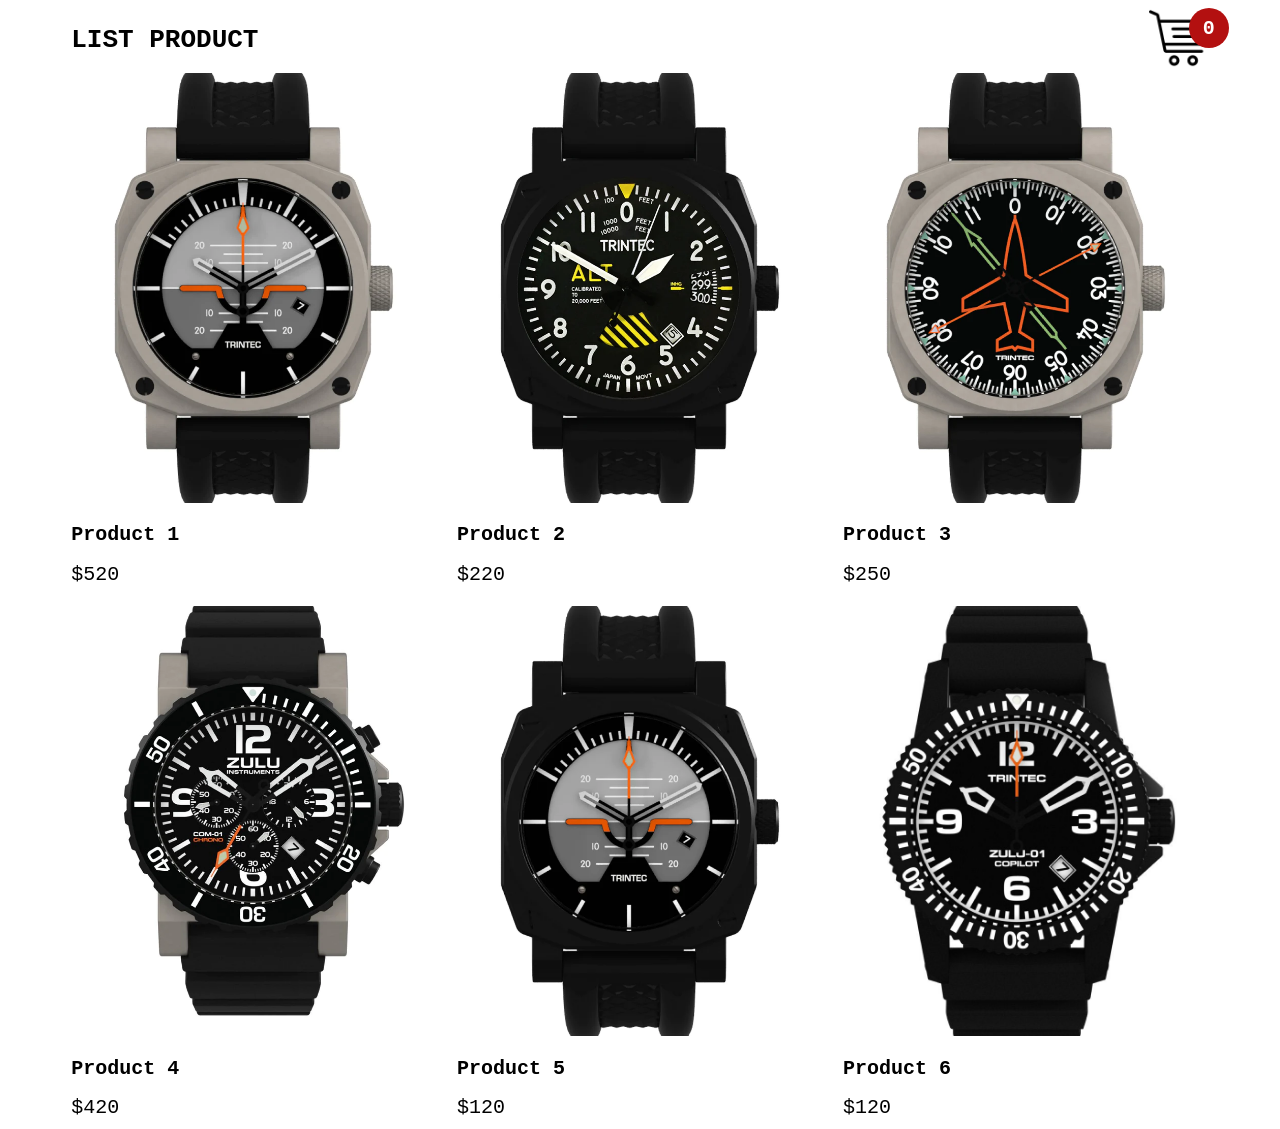
<file: index.html>
<!doctype html>
<html lang="en">
  <head>
    <meta charset="UTF-8" />
    <meta name="viewport" content="width=device-width, initial-scale=1.0" />
    <title>watches</title>
    <link rel="stylesheet" href="style.css" />
  </head>
  <body>
    <div class="container">
      <header>
        <h1>LIST PRODUCT</h1>
        <div class="iconCart">
          <img src="icon.png" />
          <div class="totalQuantity">0</div>
        </div>
      </header>

      <div class="listProduct">
        <div class="item">
          <img src="images/1.webp" alt="" />
          <h2>CoPilot / Black / Automatic</h2>
          <div class="price">$550</div>
          <button>Add To Cart</button>
        </div>
      </div>
    </div>

    <div class="cart">
      <h2>CART</h2>

      <div class="listCart">
        <div class="item">
          <img src="images/1.webp" />
          <div class="content">
            <div class="name">CoPilot / Black / Automatic</div>
            <div class="price">$550 / 1 product</div>
          </div>
          <div class="quantity">
            <button>-</button>
            <span class="value">3</span>
            <button>+</button>
          </div>
        </div>
      </div>

      <div class="buttons">
        <div class="close">CLOSE</div>
        <div class="checkout">
          <a href="checkout.html">CHECKOUT</a>
        </div>
      </div>
    </div>

    <script src="app.js"></script>
  </body>
</html>
</file>
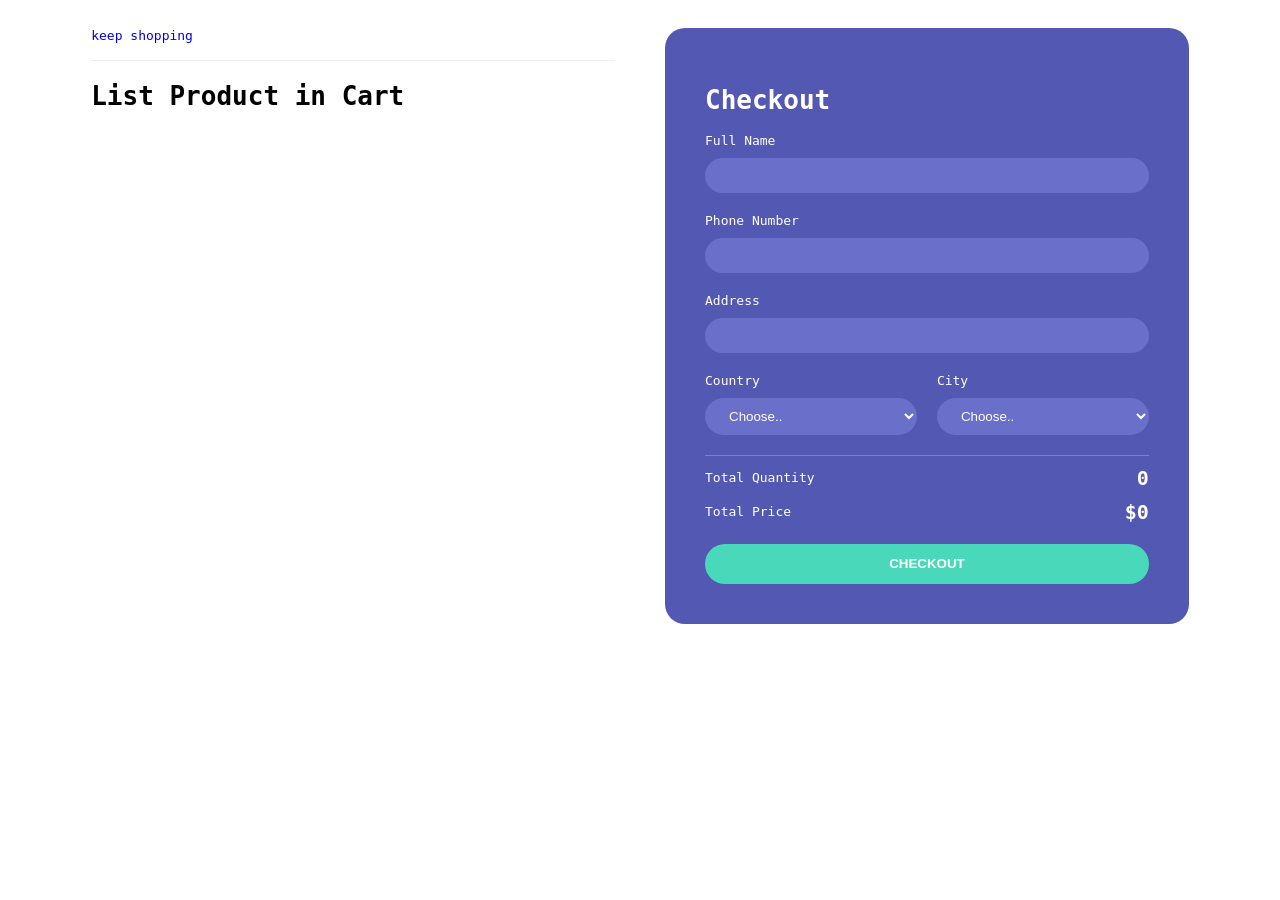
<file: checkout.html>
<!doctype html>
<html lang="en">
  <head>
    <meta charset="UTF-8" />
    <meta name="viewport" content="width=device-width, initial-scale=1.0" />
    <title>watches</title>
    <link rel="stylesheet" href="style.css" />
  </head>
  <body>
    <div class="container">
      <div class="checkoutLayout">
        <div class="returnCart">
          <a href="/">keep shopping</a>
          <h1>List Product in Cart</h1>
          <div class="list">
            <div class="item">
              <img src="images/1.webp" />
              <div class="info">
                <div class="name">PRODUCT 1</div>
                <div class="price">$22/1 product</div>
              </div>
              <div class="quantity">5</div>
              <div class="returnPrice">$433.3</div>
            </div>
          </div>
        </div>

        <div class="right">
          <h1>Checkout</h1>

          <div class="form">
            <div class="group">
              <label for="name">Full Name</label>
              <input type="text" name="name" id="name" />
            </div>

            <div class="group">
              <label for="phone">Phone Number</label>
              <input type="text" name="phone" id="phone" />
            </div>

            <div class="group">
              <label for="address">Address</label>
              <input type="text" name="address" id="address" />
            </div>

            <div class="group">
              <label for="country">Country</label>
              <select name="country" id="country">
                <option value="">Choose..</option>
                <option value="">Kingdom</option>
              </select>
            </div>

            <div class="group">
              <label for="city">City</label>
              <select name="city" id="city">
                <option value="">Choose..</option>
                <option value="">London</option>
              </select>
            </div>
          </div>
          <div class="return">
            <div class="row">
              <div>Total Quantity</div>
              <div class="totalQuantity">70</div>
            </div>
            <div class="row">
              <div>Total Price</div>
              <div class="totalPrice">$900</div>
            </div>
          </div>
          <button class="buttonCheckout">CHECKOUT</button>
        </div>
      </div>
    </div>

    <script src="checkout.js"></script>
  </body>
</html>
</file>
<file: style.css>
body{
    font-family: monospace;
    overflow-x: hidden;
    font-synthesis: 15px;
}
a{
    text-decoration: none;
}
.container{
    width: 1200px;
    margin: auto;
    max-width: 90%;
    transition: transform 1s;
}
header img{
    width: 60px;
}
header{
    display: flex;
    align-items: center;
    justify-content: space-between;
}
header .iconCart{
    position: relative;
    z-index: 1;
}
header .totalQuantity{
    position: absolute;
    top: 0;
    right: 0;
    font-size: x-large;
    background-color: #b31010;
    width: 40px;
    height: 40px;
    color: #fff;
    font-weight: bold;
    display: flex;
    justify-content: center;
    align-items: center;
    border-radius: 50%;
    transform: translateX(20px);
}
.listProduct{
    display: grid;
    grid-template-columns: repeat(3, 1fr);
    gap: 20px;
}
.listProduct .item img{
    width: 100%;
        height: 430px;
    object-fit: cover;
}
.listProduct .item{
    position: relative;
}
.listProduct .item h2{
    font-weight: 700;
    font-size: x-large;
}
.listProduct .item .price{
    font-size: x-large;
}

.listProduct .item button{
    position: absolute;
    top: 50%;
    left: 50%;
    background-color: #e6572c;
    color: #fff;
    width: 50%;
    border: none;
    padding: 20px 30px;
    box-shadow: 0 10px 50px #000;
    cursor: pointer;
    transform: translateX(-50%) translateY(100px);
    opacity: 0;
}
.listProduct .item:hover button{
    transition:  0.5s;
    opacity: 1;
    transform: translateX(-50%) translateY(0);
}
.cart{
    color: #fff;
    position: fixed;
    width: 400px;
    max-width: 80vw;
    height: 100vh;
    background-color: #0E0F11;
    top: 0px;
    right: -100%;
    display: grid;
    grid-template-rows: 50px 1fr 50px;
    gap: 20px;
    transition: right 1s;
}

.cart .buttons .checkout{
    background-color: #E8BC0E;
    color: #000;
}
.cart h2{
    color: #E8BC0E;
    padding: 20px;
    height: 30px;
    margin: 0;
}


.cart .listCart .item{
    display: grid;
    grid-template-columns: 50px 1fr 70px;
    align-items: center;
    gap: 20px;
    margin-bottom: 20px;
    
}
.cart .listCart img{
    width: 100%;
    height: 70px;
    object-fit: cover;
    border-radius: 10px;
}
.cart .listCart .item .name{
    font-weight: bold;
}
.cart .listCart .item .quantity{
    display: flex;
    justify-content: end;
    align-items: center;
}
.cart .listCart .item .quantity span{
    display: block;
    width: 50px;
    text-align: center;
}

.cart .listCart{
    padding: 20px;
    overflow: auto;
}
.cart .listCart::-webkit-scrollbar{
    width: 0;
}

.cart .buttons{
    display: grid;
    grid-template-columns: repeat(2, 1fr);
    text-align: center;
}
.cart .buttons div{
    background-color: #000;
    display: flex;
    justify-content: center;
    align-items: center;
    font-weight: bold;
    cursor: pointer;
}
.cart .buttons a{
    color: #fff;
    text-decoration: none;
}
.checkoutLayout{
    display: grid;
    grid-template-columns: repeat(2, 1fr);
    gap: 50px;
    padding: 20px;
}
.checkoutLayout .right{
    background-color: #5358B3;
    border-radius: 20px;
    padding: 40px;
    color: #fff;
}
.checkoutLayout .right .form{
    display: grid;
    grid-template-columns: repeat(2, 1fr);
    gap: 20px;
    border-bottom: 1px solid #7a7fe2;
    padding-bottom: 20px;
}
.checkoutLayout .form h1,
.checkoutLayout .form .group:nth-child(-n+3){
    grid-column-start: 1;
    grid-column-end: 3;
}
.checkoutLayout .form input, 
.checkoutLayout .form select
{
    width: 100%;
    padding: 10px 20px;
    box-sizing: border-box;
    border-radius: 20px;
    margin-top: 10px;
    border:none;
    background-color: #6a6fc9;
    color: #fff;
}
.checkoutLayout .right .return .row{
    display: flex;
    justify-content: space-between;
    align-items: center;
    margin-top: 10px;
}
.checkoutLayout .right .return .row div:nth-child(2){
    font-weight: bold;
    font-size: x-large;
}
.buttonCheckout{
    width: 100%;
    height: 40px;
    border: none;
    border-radius: 20px;
    background-color: #49D8B9;
    margin-top: 20px;
    font-weight: bold;
    color: #fff;


}
.returnCart h1{
    border-top: 1px solid #eee;  
    padding: 20px 0;
}
.returnCart .list .item img{
    height: 80px;
}
.returnCart .list .item{
    display: grid;
    grid-template-columns: 80px 1fr  50px 80px;
    align-items: center;
    gap: 20px;
    margin-bottom: 30px;
    padding: 0 10px;
    box-shadow: 0 10px 20px #5555;
    border-radius: 20px;
}
.returnCart .list .item .name,
.returnCart .list .item .returnPrice{
    font-size: large;
    font-weight: bold;
}
</file>
